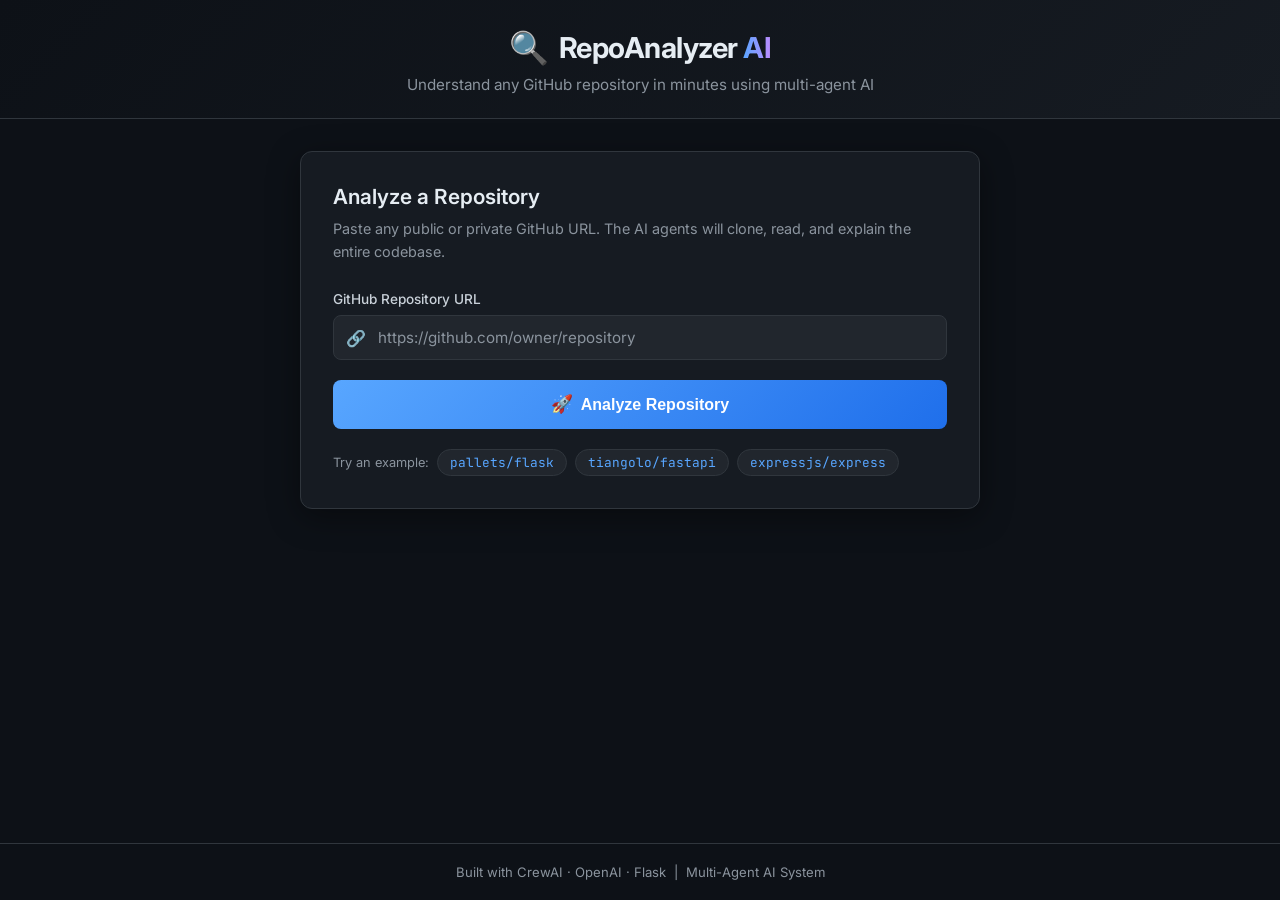
<file: templates/index.html>
<!DOCTYPE html>
<html lang="en">
<head>
  <meta charset="UTF-8" />
  <meta name="viewport" content="width=device-width, initial-scale=1.0" />
  <title>GitHub Repo Analyzer</title>
  <link rel="stylesheet" href="/static/style.css" />
  <link rel="preconnect" href="https://fonts.googleapis.com" />
  <link href="https://fonts.googleapis.com/css2?family=Inter:wght@400;500;600;700&family=JetBrains+Mono:wght@400;500&display=swap" rel="stylesheet" />
</head>
<body>
  <!-- ── HEADER ── -->
  <header class="header">
    <div class="header-inner">
      <div class="logo">
        <span class="logo-icon">🔍</span>
        <span class="logo-text">RepoAnalyzer <span class="logo-ai">AI</span></span>
      </div>
      <p class="header-sub">Understand any GitHub repository in minutes using multi-agent AI</p>
    </div>
  </header>

  <!-- ── HERO / INPUT ── -->
  <main class="main">
    <section class="input-section" id="inputSection">
      <div class="card input-card">
        <h2 class="card-title">Analyze a Repository</h2>
        <p class="card-desc">Paste any public or private GitHub URL. The AI agents will clone, read, and explain the entire codebase.</p>

        <div class="form-group">
          <label for="repoUrl">GitHub Repository URL</label>
          <div class="input-row">
            <span class="input-icon">🔗</span>
            <input type="url" id="repoUrl" placeholder="https://github.com/owner/repository" autocomplete="off" />
          </div>
        </div>

        <button class="btn-analyze" id="analyzeBtn" onclick="startAnalysis()">
          <span class="btn-icon">🚀</span> Analyze Repository
        </button>

        <div class="example-repos">
          <span class="example-label">Try an example:</span>
          <button class="example-chip" onclick="setExample('https://github.com/pallets/flask')">pallets/flask</button>
          <button class="example-chip" onclick="setExample('https://github.com/tiangolo/fastapi')">tiangolo/fastapi</button>
          <button class="example-chip" onclick="setExample('https://github.com/expressjs/express')">expressjs/express</button>
        </div>
      </div>
    </section>

    <!-- ── PROGRESS ── -->
    <section class="progress-section hidden" id="progressSection">
      <div class="card progress-card">
        <div class="progress-header">
          <div class="spinner"></div>
          <div>
            <h3 id="progressTitle">Initializing agents...</h3>
            <p id="progressRepo" class="progress-repo"></p>
          </div>
        </div>

        <div class="steps">
          <div class="step" id="step1"><span class="step-dot"></span><span class="step-label">📥 Clone Repository</span></div>
          <div class="step" id="step2"><span class="step-dot"></span><span class="step-label">📂 Parse Code Files</span></div>
          <div class="step" id="step3"><span class="step-dot"></span><span class="step-label">🎯 Repo Manager Triage</span></div>
          <div class="step" id="step4"><span class="step-dot"></span><span class="step-label">📖 Code Analyst Reading</span></div>
          <div class="step" id="step5"><span class="step-dot"></span><span class="step-label">🏗️ Architecture Mapping</span></div>
          <div class="step" id="step6"><span class="step-dot"></span><span class="step-label">🧾 Documentation Writing</span></div>
          <div class="step" id="step7"><span class="step-dot"></span><span class="step-label">✅ Report Ready</span></div>
        </div>

        <div class="progress-bar-wrap">
          <div class="progress-bar" id="progressBar"></div>
        </div>
        <p class="progress-msg" id="progressMsg">Starting...</p>
      </div>
    </section>

    <!-- ── RESULTS ── -->
    <section class="results-section hidden" id="resultsSection">

      <!-- Stats bar -->
      <div class="stats-bar" id="statsBar"></div>

      <!-- Tabs -->
      <div class="tabs">
        <button class="tab active" data-tab="overview" onclick="switchTab('overview')">📌 Overview</button>
        <button class="tab" data-tab="architecture" onclick="switchTab('architecture')">🧱 Architecture</button>
        <button class="tab" data-tab="folders" onclick="switchTab('folders')">📂 Folders</button>
        <button class="tab" data-tab="modules" onclick="switchTab('modules')">⚙️ Modules</button>
        <button class="tab" data-tab="dataflow" onclick="switchTab('dataflow')">🔄 Data Flow</button>
        <button class="tab" data-tab="readme" onclick="switchTab('readme')">📘 README</button>
        <button class="tab" data-tab="howitworks" onclick="switchTab('howitworks')">🧠 How It Works</button>
      </div>

      <div class="tab-content">
        <div class="tab-pane active" id="tab-overview">
          <div class="section-header"><h3>📌 What the Project Does</h3></div>
          <div class="content-body" id="content-overview"></div>
        </div>
        <div class="tab-pane" id="tab-architecture">
          <div class="section-header"><h3>🧱 System Architecture Overview</h3></div>
          <div class="content-body" id="content-architecture"></div>
        </div>
        <div class="tab-pane" id="tab-folders">
          <div class="section-header"><h3>📂 Folder-by-Folder Explanation</h3></div>
          <div class="folder-tree" id="content-folders-tree"></div>
          <div class="content-body" id="content-folders"></div>
        </div>
        <div class="tab-pane" id="tab-modules">
          <div class="section-header"><h3>⚙️ Key Modules Breakdown</h3></div>
          <div class="content-body" id="content-modules"></div>
        </div>
        <div class="tab-pane" id="tab-dataflow">
          <div class="section-header"><h3>🔄 Data Flow Explanation</h3></div>
          <div class="content-body" id="content-dataflow"></div>
        </div>
        <div class="tab-pane" id="tab-readme">
          <div class="section-header">
            <h3>📘 Auto-Generated README</h3>
            <button class="btn-copy" onclick="copySection('content-readme')">📋 Copy</button>
          </div>
          <div class="content-body markdown-body" id="content-readme"></div>
        </div>
        <div class="tab-pane" id="tab-howitworks">
          <div class="section-header"><h3>🧠 How It Works</h3></div>
          <div class="content-body" id="content-howitworks"></div>
        </div>
        <!-- Quick Start removed -->
      </div>

      <div class="result-actions">
        <button class="btn-secondary" onclick="downloadHtmlReport()">⬇️ Download HTML Report</button>
        <button class="btn-secondary" onclick="resetUI()">🔄 Analyze Another Repo</button>
      </div>
    </section>

    <!-- ── ERROR ── -->
    <section class="error-section hidden" id="errorSection">
      <div class="card error-card">
        <div class="error-icon">❌</div>
        <h3>Analysis Failed</h3>
        <p id="errorMsg"></p>
        <button class="btn-secondary" onclick="resetUI()">Try Again</button>
      </div>
    </section>
  </main>

  <!-- ── FOOTER ── -->
  <footer class="footer">
    <p>Built with CrewAI · OpenAI · Flask &nbsp;|&nbsp; Multi-Agent AI System</p>
  </footer>

  <script src="/static/app.js"></script>
</body>
</html>
</file>
<file: static/style.css>
/* ── Reset & Base ── */
*, *::before, *::after { box-sizing: border-box; margin: 0; padding: 0; }

:root {
  --bg:        #0d1117;
  --bg2:       #161b22;
  --bg3:       #21262d;
  --border:    #30363d;
  --accent:    #58a6ff;
  --accent2:   #3fb950;
  --accent3:   #f78166;
  --text:      #e6edf3;
  --text2:     #8b949e;
  --text3:     #c9d1d9;
  --purple:    #bc8cff;
  --yellow:    #e3b341;
  --radius:    12px;
  --shadow:    0 8px 32px rgba(0,0,0,0.4);
}

body {
  font-family: 'Inter', sans-serif;
  background: var(--bg);
  color: var(--text);
  min-height: 100vh;
  display: flex;
  flex-direction: column;
}

/* ── Header ── */
.header {
  background: linear-gradient(135deg, #0d1117 0%, #161b22 100%);
  border-bottom: 1px solid var(--border);
  padding: 28px 24px 24px;
  text-align: center;
}
.header-inner { max-width: 900px; margin: 0 auto; }
.logo { display: flex; align-items: center; justify-content: center; gap: 10px; margin-bottom: 8px; }
.logo-icon { font-size: 2rem; }
.logo-text { font-size: 1.8rem; font-weight: 700; color: var(--text); letter-spacing: -0.5px; }
.logo-ai {
  background: linear-gradient(90deg, var(--accent), var(--purple));
  -webkit-background-clip: text;
  -webkit-text-fill-color: transparent;
  background-clip: text;
}
.header-sub { color: var(--text2); font-size: 0.95rem; }

/* ── Main ── */
.main { flex: 1; max-width: 960px; margin: 0 auto; width: 100%; padding: 32px 20px; }

/* ── Card ── */
.card {
  background: var(--bg2);
  border: 1px solid var(--border);
  border-radius: var(--radius);
  padding: 32px;
  box-shadow: var(--shadow);
}

/* ── Input Section ── */
.input-card { max-width: 680px; margin: 0 auto; }
.card-title { font-size: 1.3rem; font-weight: 600; margin-bottom: 8px; }
.card-desc { color: var(--text2); font-size: 0.9rem; margin-bottom: 28px; line-height: 1.6; }

.form-group { margin-bottom: 20px; }
.form-group label {
  display: block;
  font-size: 0.85rem;
  font-weight: 500;
  color: var(--text3);
  margin-bottom: 8px;
}
.optional { color: var(--text2); font-weight: 400; }

.input-row {
  display: flex;
  align-items: center;
  background: var(--bg3);
  border: 1px solid var(--border);
  border-radius: 8px;
  overflow: hidden;
  transition: border-color 0.2s;
}
.input-row:focus-within { border-color: var(--accent); }
.input-icon { padding: 0 12px; font-size: 1rem; color: var(--text2); }
.input-row input {
  flex: 1;
  background: transparent;
  border: none;
  outline: none;
  color: var(--text);
  font-size: 0.95rem;
  padding: 12px 12px 12px 0;
  font-family: 'Inter', sans-serif;
}
.input-row input::placeholder { color: var(--text2); }

.btn-analyze {
  width: 100%;
  padding: 14px;
  background: linear-gradient(135deg, var(--accent) 0%, #1f6feb 100%);
  color: #fff;
  border: none;
  border-radius: 8px;
  font-size: 1rem;
  font-weight: 600;
  cursor: pointer;
  display: flex;
  align-items: center;
  justify-content: center;
  gap: 8px;
  transition: opacity 0.2s, transform 0.1s;
  margin-top: 8px;
}
.btn-analyze:hover { opacity: 0.9; transform: translateY(-1px); }
.btn-analyze:active { transform: translateY(0); }
.btn-analyze:disabled { opacity: 0.5; cursor: not-allowed; transform: none; }
.btn-icon { font-size: 1.1rem; }

.example-repos { margin-top: 20px; display: flex; align-items: center; flex-wrap: wrap; gap: 8px; }
.example-label { font-size: 0.8rem; color: var(--text2); }
.example-chip {
  background: var(--bg3);
  border: 1px solid var(--border);
  color: var(--accent);
  border-radius: 20px;
  padding: 4px 12px;
  font-size: 0.8rem;
  cursor: pointer;
  transition: background 0.2s;
  font-family: 'JetBrains Mono', monospace;
}
.example-chip:hover { background: var(--border); }

/* ── Progress Section ── */
.progress-card { max-width: 680px; margin: 0 auto; }
.progress-header { display: flex; align-items: center; gap: 16px; margin-bottom: 28px; }
.progress-header h3 { font-size: 1.1rem; font-weight: 600; }
.progress-repo { font-size: 0.82rem; color: var(--accent); font-family: 'JetBrains Mono', monospace; margin-top: 4px; }

.spinner {
  width: 36px; height: 36px;
  border: 3px solid var(--border);
  border-top-color: var(--accent);
  border-radius: 50%;
  animation: spin 0.8s linear infinite;
  flex-shrink: 0;
}
@keyframes spin { to { transform: rotate(360deg); } }

.steps { display: flex; flex-direction: column; gap: 10px; margin-bottom: 24px; }
.step { display: flex; align-items: center; gap: 12px; font-size: 0.9rem; color: var(--text2); transition: color 0.3s; }
.step.active { color: var(--accent); }
.step.done { color: var(--accent2); }
.step-dot {
  width: 10px; height: 10px;
  border-radius: 50%;
  background: var(--border);
  flex-shrink: 0;
  transition: background 0.3s;
}
.step.active .step-dot { background: var(--accent); box-shadow: 0 0 8px var(--accent); }
.step.done .step-dot { background: var(--accent2); }

.progress-bar-wrap {
  height: 6px;
  background: var(--bg3);
  border-radius: 3px;
  overflow: hidden;
  margin-bottom: 12px;
}
.progress-bar {
  height: 100%;
  background: linear-gradient(90deg, var(--accent), var(--purple));
  border-radius: 3px;
  width: 0%;
  transition: width 0.5s ease;
}
.progress-msg { font-size: 0.85rem; color: var(--text2); }

/* ── Stats Bar ── */
.stats-bar {
  display: flex;
  gap: 16px;
  flex-wrap: wrap;
  margin-bottom: 20px;
}
.stat-chip {
  background: var(--bg2);
  border: 1px solid var(--border);
  border-radius: 8px;
  padding: 10px 16px;
  font-size: 0.85rem;
  display: flex;
  align-items: center;
  gap: 8px;
}
.stat-chip .stat-val { font-weight: 600; color: var(--accent); }

/* ── Tabs ── */
.tabs {
  display: flex;
  gap: 4px;
  flex-wrap: wrap;
  border-bottom: 1px solid var(--border);
  margin-bottom: 0;
}
.tab {
  background: transparent;
  border: none;
  color: var(--text2);
  padding: 10px 16px;
  font-size: 0.85rem;
  cursor: pointer;
  border-bottom: 2px solid transparent;
  transition: color 0.2s, border-color 0.2s;
  font-family: 'Inter', sans-serif;
  white-space: nowrap;
}
.tab:hover { color: var(--text); }
.tab.active { color: var(--accent); border-bottom-color: var(--accent); }

/* ── Tab Content ── */
.tab-content {
  background: var(--bg2);
  border: 1px solid var(--border);
  border-top: none;
  border-radius: 0 0 var(--radius) var(--radius);
  min-height: 300px;
}
.tab-pane { display: none; padding: 28px; }
.tab-pane.active { display: block; }

.section-header {
  display: flex;
  align-items: center;
  justify-content: space-between;
  margin-bottom: 20px;
  padding-bottom: 12px;
  border-bottom: 1px solid var(--border);
}
.section-header h3 { font-size: 1.1rem; font-weight: 600; }

.content-body {
  color: var(--text3);
  font-size: 0.92rem;
  line-height: 1.8;
  white-space: pre-wrap;
  word-break: break-word;
}

/* Markdown-like styling for README */
.markdown-body h1, .markdown-body h2, .markdown-body h3 {
  color: var(--text);
  margin: 16px 0 8px;
  font-weight: 600;
}
.markdown-body h1 { font-size: 1.4rem; }
.markdown-body h2 { font-size: 1.15rem; }
.markdown-body h3 { font-size: 1rem; }
.markdown-body code {
  background: var(--bg3);
  border: 1px solid var(--border);
  border-radius: 4px;
  padding: 2px 6px;
  font-family: 'JetBrains Mono', monospace;
  font-size: 0.85em;
  color: var(--purple);
}
.markdown-body pre {
  background: var(--bg3);
  border: 1px solid var(--border);
  border-radius: 8px;
  padding: 16px;
  overflow-x: auto;
  margin: 12px 0;
}
.markdown-body pre code {
  background: none;
  border: none;
  padding: 0;
  color: var(--text3);
  font-size: 0.88rem;
}
.markdown-body ul, .markdown-body ol { padding-left: 20px; margin: 8px 0; }
.markdown-body li { margin: 4px 0; }
.markdown-body strong { color: var(--text); font-weight: 600; }
.markdown-body a { color: var(--accent); text-decoration: none; }
.markdown-body a:hover { text-decoration: underline; }
.markdown-body blockquote {
  border-left: 3px solid var(--accent);
  padding-left: 12px;
  color: var(--text2);
  margin: 8px 0;
}

/* ── Folder Tree ── */
.folder-tree {
  background: var(--bg3);
  border: 1px solid var(--border);
  border-radius: 8px;
  padding: 16px;
  margin-bottom: 20px;
  font-family: 'JetBrains Mono', monospace;
  font-size: 0.82rem;
  color: var(--text3);
  max-height: 220px;
  overflow-y: auto;
}
.folder-tree .folder-name { color: var(--yellow); font-weight: 500; }
.folder-tree .file-name { color: var(--text2); padding-left: 16px; }

/* ── Copy Button ── */
.btn-copy {
  background: var(--bg3);
  border: 1px solid var(--border);
  color: var(--text2);
  border-radius: 6px;
  padding: 6px 12px;
  font-size: 0.8rem;
  cursor: pointer;
  transition: background 0.2s, color 0.2s;
}
.btn-copy:hover { background: var(--border); color: var(--text); }

/* ── Result Actions ── */
.result-actions {
  display: flex;
  gap: 12px;
  margin-top: 20px;
  flex-wrap: wrap;
}
.btn-secondary {
  background: var(--bg2);
  border: 1px solid var(--border);
  color: var(--text3);
  border-radius: 8px;
  padding: 10px 20px;
  font-size: 0.9rem;
  cursor: pointer;
  transition: background 0.2s, border-color 0.2s;
  font-family: 'Inter', sans-serif;
}
.btn-secondary:hover { background: var(--bg3); border-color: var(--accent); color: var(--accent); }

/* ── Error ── */
.error-card { max-width: 480px; margin: 0 auto; text-align: center; }
.error-icon { font-size: 3rem; margin-bottom: 16px; }
.error-card h3 { font-size: 1.2rem; margin-bottom: 8px; color: var(--accent3); }
.error-card p { color: var(--text2); font-size: 0.9rem; margin-bottom: 20px; line-height: 1.6; }

/* ── Footer ── */
.footer {
  text-align: center;
  padding: 20px;
  border-top: 1px solid var(--border);
  color: var(--text2);
  font-size: 0.82rem;
}

/* ── Utility ── */
.hidden { display: none !important; }

/* ── Scrollbar ── */
::-webkit-scrollbar { width: 6px; height: 6px; }
::-webkit-scrollbar-track { background: var(--bg2); }
::-webkit-scrollbar-thumb { background: var(--border); border-radius: 3px; }
::-webkit-scrollbar-thumb:hover { background: var(--text2); }

/* ── Responsive ── */
@media (max-width: 640px) {
  .card { padding: 20px; }
  .tab { padding: 8px 10px; font-size: 0.78rem; }
  .stats-bar { gap: 8px; }
  .result-actions { flex-direction: column; }
}
</file>
